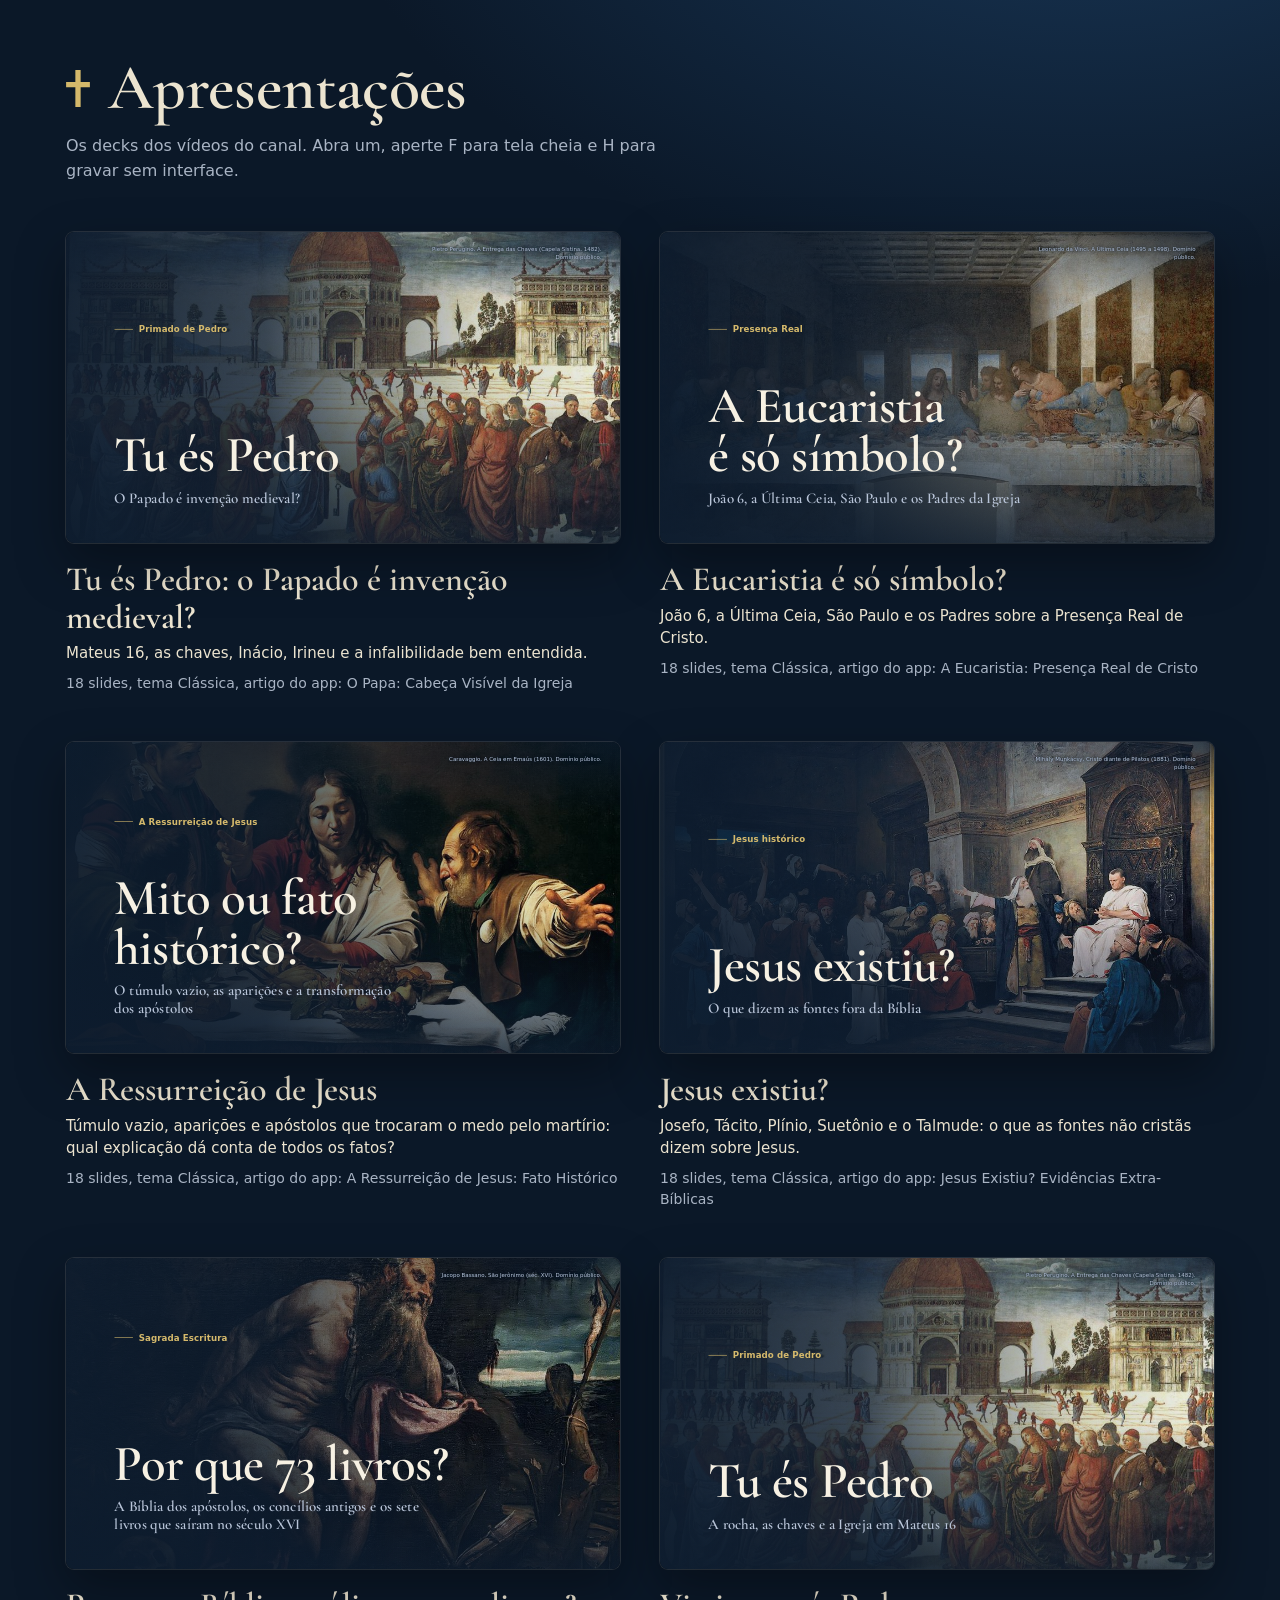
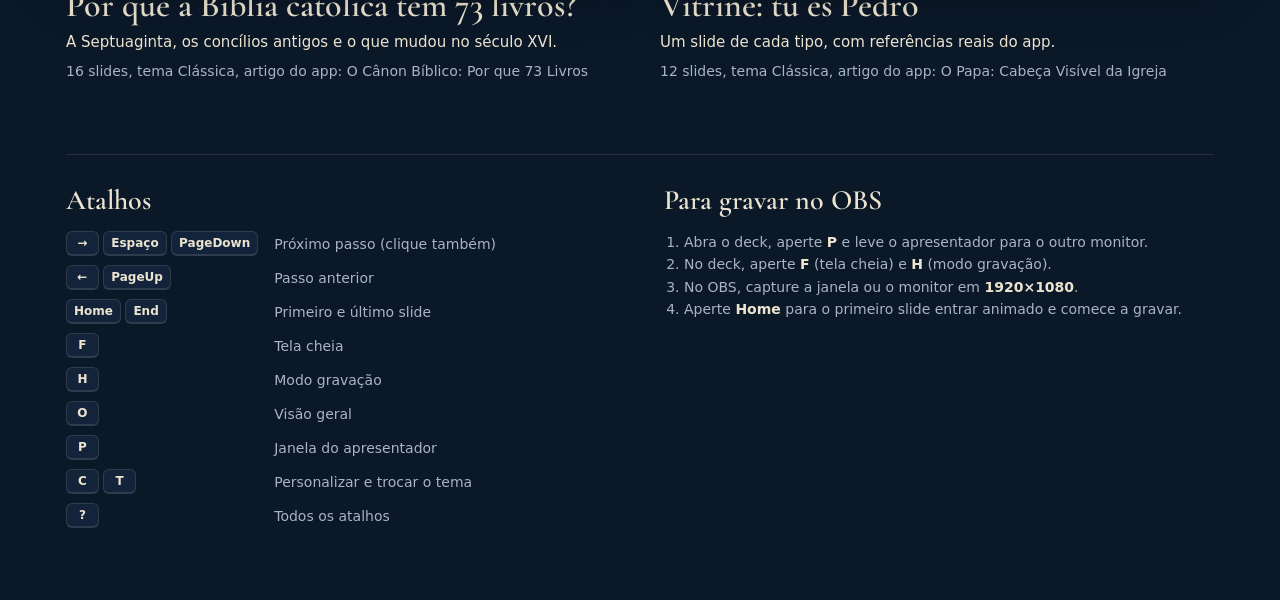
<file: index.html>
<!doctype html>
<html lang="pt-BR" data-theme="classica" data-font="theme">
<head>
<meta charset="utf-8">
<meta name="viewport" content="width=device-width, initial-scale=1">
<meta name="color-scheme" content="dark">
<title>Apresentações</title>
<link rel="icon" href="data:image/svg+xml,%3Csvg xmlns=%22http://www.w3.org/2000/svg%22 viewBox=%220 0 28 28%22%3E%3Crect width=%2228%22 height=%2228%22 rx=%226%22 fill=%22%231a3a5c%22/%3E%3Cpath d=%22M12 4h4v7h7v4h-7v9h-4v-9H5v-4h7z%22 fill=%22%23c9a84c%22/%3E%3C/svg%3E">
<link rel="stylesheet" href="assets/fonts/cormorant.css">
<link rel="stylesheet" href="engine/deck.css">
<link rel="stylesheet" href="engine/ui.css">
<link rel="stylesheet" href="themes/classica.css">
<link rel="stylesheet" href="themes/pergaminho.css">
<link rel="stylesheet" href="themes/vitral.css">
<link rel="stylesheet" href="themes/minimal.css">
<style>
  html, body { height: auto; }
  body.gallery {
    overflow: auto;
    min-height: 100vh;
    background: radial-gradient(1200px 800px at 85% -10%, #1a3a5c 0%, rgba(26, 58, 92, 0) 65%), #0b1828;
  }
  .gl { max-width: 1180px; margin: 0 auto; padding: 56px 16px 72px; box-sizing: border-box; }
  .gl-head { display: grid; grid-template-columns: auto 1fr; gap: 14px 18px; align-items: center; margin-bottom: 48px; }
  .gl-mark { width: 24px; height: 37px; fill: var(--ui-gold); }
  .gl-head h1 { margin: 0; font-family: var(--font-cormorant); font-size: clamp(40px, 6vw, 64px); font-weight: 600; line-height: 1; letter-spacing: -0.01em; }
  .gl-head p { grid-column: 1 / -1; margin: 0; max-width: 60ch; font-size: 16px; line-height: 1.55; color: var(--ui-muted); }
  .gl-list { list-style: none; margin: 0; padding: 0; display: grid; grid-template-columns: repeat(auto-fill, minmax(min(100%, 520px), 1fr)); gap: 48px 40px; }
  .gl-deck a.gl-open { display: block; color: inherit; text-decoration: none; border-radius: 8px; }
  .gl-thumb { position: relative; aspect-ratio: 16 / 9; overflow: hidden; border-radius: 8px; background: var(--letterbox); box-shadow: 0 0 0 1px var(--ui-line), 0 20px 50px rgba(0, 0, 0, 0.35); }
  @media (hover: hover) and (pointer: fine) {
    .gl-deck a.gl-open:hover .gl-thumb { box-shadow: 0 0 0 2px var(--ui-gold), 0 20px 50px rgba(0, 0, 0, 0.35); }
  }
  .gl-deck h2 { margin: 18px 0 6px; font-family: var(--font-cormorant); font-size: 34px; font-weight: 600; line-height: 1.1; }
  .gl-desc { margin: 0 0 8px; font-size: 15px; line-height: 1.5; color: var(--ui-ink); }
  .gl-meta { margin: 0; font-size: 14px; line-height: 1.5; color: var(--ui-muted); }
  .gl-empty, .gl-error { font-size: 16px; color: var(--ui-muted); }
  .gl-error { color: #f2b8a0; }
  .gl-help { margin-top: 72px; padding-top: 28px; border-top: 1px solid var(--ui-line); display: grid; grid-template-columns: repeat(auto-fit, minmax(min(100%, 320px), 1fr)); gap: 32px 48px; }
  .gl-help h2 { margin: 0 0 14px; font-family: var(--font-cormorant); font-size: 28px; font-weight: 600; }
  .gl-help dl { display: grid; grid-template-columns: auto 1fr; gap: 9px 16px; margin: 0; font-size: 14px; }
  .gl-help dt { white-space: nowrap; }
  .gl-help dd { margin: 0; color: var(--ui-muted); align-self: center; }
  .gl-help ol { margin: 0; padding-left: 20px; font-size: 14px; line-height: 1.6; color: var(--ui-muted); }
  .gl-help ol strong { color: var(--ui-ink); font-weight: 600; }
</style>
</head>
<body class="gallery apg-ui">
<main class="gl">
  <header class="gl-head">
    <svg class="gl-mark" viewBox="0 0 18 28" aria-hidden="true"><path d="M7 0h4v9h7v4h-7v15H7V13H0V9h7z"/></svg>
    <h1>Apresentações</h1>
    <p>Os decks dos vídeos do canal. Abra um, aperte F para tela cheia e H para gravar sem interface.</p>
  </header>

  <ul class="gl-list" id="list"><li class="gl-empty">Carregando os decks…</li></ul>

  <section class="gl-help" aria-label="Como usar">
    <div>
      <h2>Atalhos</h2>
      <dl>
        <dt><kbd>→</kbd> <kbd>Espaço</kbd> <kbd>PageDown</kbd></dt><dd>Próximo passo (clique também)</dd>
        <dt><kbd>←</kbd> <kbd>PageUp</kbd></dt><dd>Passo anterior</dd>
        <dt><kbd>Home</kbd> <kbd>End</kbd></dt><dd>Primeiro e último slide</dd>
        <dt><kbd>F</kbd></dt><dd>Tela cheia</dd>
        <dt><kbd>H</kbd></dt><dd>Modo gravação</dd>
        <dt><kbd>O</kbd></dt><dd>Visão geral</dd>
        <dt><kbd>P</kbd></dt><dd>Janela do apresentador</dd>
        <dt><kbd>C</kbd> <kbd>T</kbd></dt><dd>Personalizar e trocar o tema</dd>
        <dt><kbd>?</kbd></dt><dd>Todos os atalhos</dd>
      </dl>
    </div>
    <div>
      <h2>Para gravar no OBS</h2>
      <ol>
        <li>Abra o deck, aperte <strong>P</strong> e leve o apresentador para o outro monitor.</li>
        <li>No deck, aperte <strong>F</strong> (tela cheia) e <strong>H</strong> (modo gravação).</li>
        <li>No OBS, capture a janela ou o monitor em <strong>1920×1080</strong>.</li>
        <li>Aperte <strong>Home</strong> para o primeiro slide entrar animado e comece a gravar.</li>
      </ol>
    </div>
  </section>
</main>

<script src="data/refs.js"></script>
<script src="data/articles.js"></script>
<script src="engine/core.js"></script>
<script src="engine/anim.js"></script>
<script src="engine/render.js"></script>
<script src="decks/index.js"></script>
<script>
(function () {
  'use strict';
  const APG = window.APG;
  const list = document.getElementById('list');
  const ids = Array.isArray(window.APG_DECKS) ? window.APG_DECKS : [];
  const load = (id) => new Promise((resolve) => {
    const s = document.createElement('script');
    s.src = 'decks/' + id + '.js';
    s.onload = () => resolve(true);
    s.onerror = () => resolve(false);
    document.head.appendChild(s);
  });

  function item(def) {
    const li = document.createElement('li');
    li.className = 'gl-deck';
    const a = document.createElement('a');
    a.className = 'gl-open';
    a.href = 'deck.html?d=' + encodeURIComponent(def.id);
    const thumb = document.createElement('div');
    thumb.className = 'gl-thumb';
    thumb.dataset.theme = def.theme || 'classica';
    const h2 = document.createElement('h2');
    h2.textContent = def.title;
    a.append(thumb, h2);
    li.append(a);
    if (def.description) {
      const d = document.createElement('p');
      d.className = 'gl-desc';
      d.textContent = def.description;
      li.append(d);
    }
    const meta = document.createElement('p');
    meta.className = 'gl-meta';
    const bits = [def.slides.length + ' slides', 'tema ' + (APG.THEME_NAMES[def.theme] || 'Clássica')];
    const art = def.article != null && APG.articles[def.article];
    if (art) bits.push('artigo do app: ' + art.title);
    meta.textContent = bits.join(', ');
    li.append(meta);
    return { li, thumb };
  }

  (async function () {
    try { await document.fonts.load('600 80px "Cormorant Garamond"'); } catch (e) { /* segue */ }
    const ok = await Promise.all(ids.map(load));
    list.textContent = '';
    if (!ids.length) {
      list.innerHTML = '<li class="gl-empty">Nenhum deck listado em decks/index.js.</li>';
      return;
    }
    const thumbs = [];
    ids.forEach((id, i) => {
      const def = APG.decks[id];
      if (!ok[i] || !def) {
        const li = document.createElement('li');
        li.className = 'gl-error';
        li.textContent = 'Não consegui carregar decks/' + id + '.js.';
        list.append(li);
        return;
      }
      const { li, thumb } = item(def);
      list.append(li);
      thumbs.push([thumb, def]);
    });
    // A capa é o primeiro slide do próprio deck, renderizado parado.
    thumbs.forEach(([thumb, def]) => APG.render.mountStatic(thumb, def, 0, 'last'));
  })();
})();
</script>
</body>
</html>
</file>
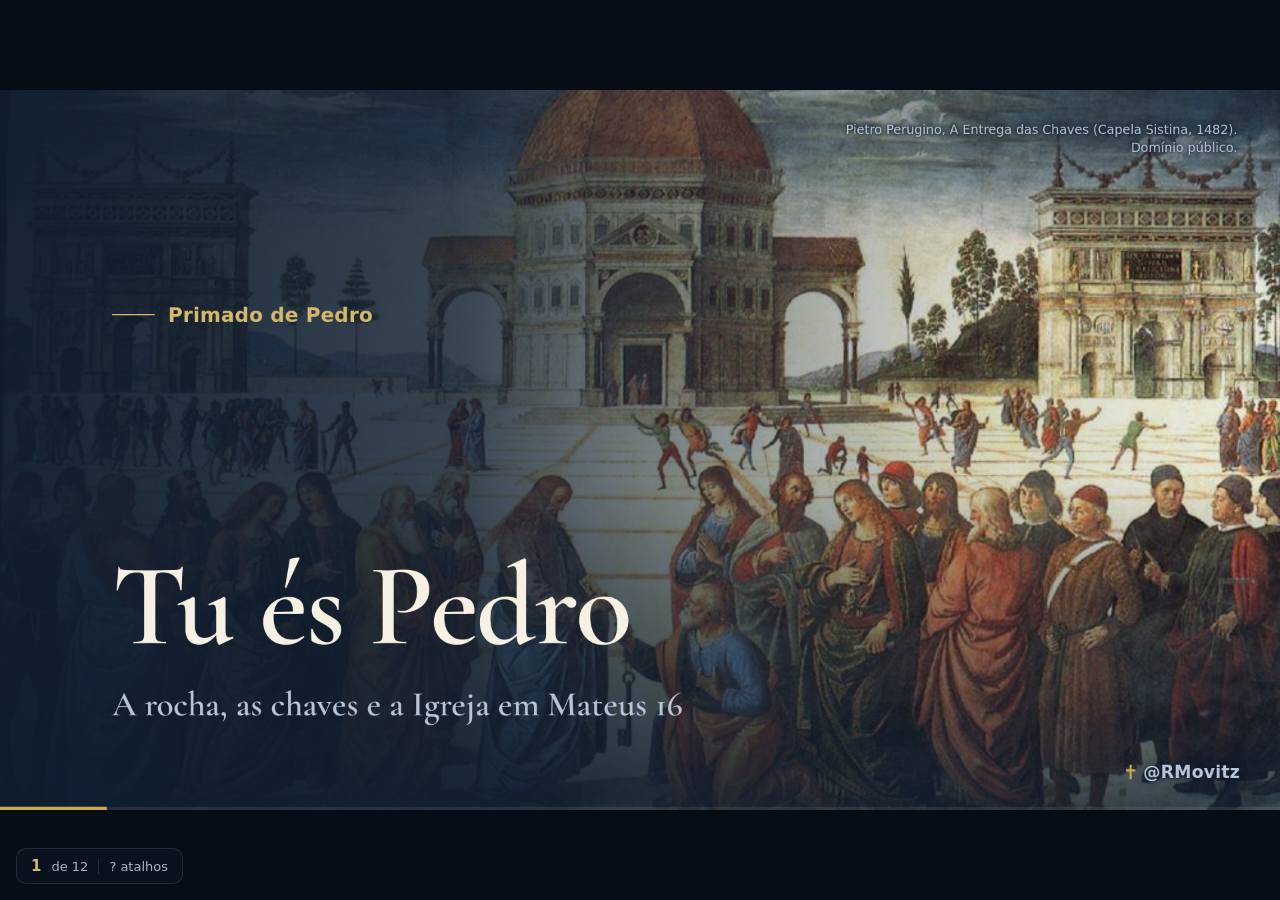
<file: deck.html>
<!doctype html>
<html lang="pt-BR" data-theme="classica" data-font="theme">
<head>
<meta charset="utf-8">
<meta name="viewport" content="width=device-width, initial-scale=1">
<meta name="color-scheme" content="dark light">
<title>Apresentação</title>
<link rel="icon" href="data:image/svg+xml,%3Csvg xmlns=%22http://www.w3.org/2000/svg%22 viewBox=%220 0 28 28%22%3E%3Crect width=%2228%22 height=%2228%22 rx=%226%22 fill=%22%231a3a5c%22/%3E%3Cpath d=%22M12 4h4v7h7v4h-7v9h-4v-9H5v-4h7z%22 fill=%22%23c9a84c%22/%3E%3C/svg%3E">
<link rel="stylesheet" href="assets/fonts/cormorant.css">
<link rel="stylesheet" href="engine/deck.css">
<link rel="stylesheet" href="engine/ui.css">
<link rel="stylesheet" href="themes/classica.css">
<link rel="stylesheet" href="themes/pergaminho.css">
<link rel="stylesheet" href="themes/vitral.css">
<link rel="stylesheet" href="themes/minimal.css">
</head>
<body>
<div class="apg-viewport" id="viewport">
  <div class="apg-canvas apg-stage" id="stage">
    <div class="apg-slides" id="slides"></div>
    <div class="apg-chrome">
      <div class="apg-handle" id="handle" data-corner="br"><svg viewBox="0 0 18 28" aria-hidden="true"><path d="M7 0h4v9h7v4h-7v15H7V13H0V9h7z"/></svg><span></span></div>
      <div class="apg-progress" id="progress"><i></i></div>
    </div>
    <div class="apg-blank"></div>
  </div>
</div>
<div class="apg-hud apg-ui" id="hud" aria-live="polite"></div>
<noscript><p style="color:#ece4d0;font-family:sans-serif;padding:24px">As apresentações precisam de JavaScript ligado.</p></noscript>

<script src="data/refs.js"></script>
<script src="data/articles.js"></script>
<script src="engine/core.js"></script>
<script src="engine/anim.js"></script>
<script src="engine/render.js"></script>
<script src="engine/customize.js"></script>
<script src="engine/presenter.js"></script>
<script src="engine/stage.js"></script>
</body>
</html>
</file>
<file: assets/fonts/cormorant.css>
/* Cormorant Garamond SemiBold (SIL OFL 1.1, ver OFL-CormorantGaramond.txt).
   Gerado por scripts/embed-font.mjs a partir de CormorantGaramond-SemiBold.ttf. */
@font-face {
  font-family: 'Cormorant Garamond';
  font-style: normal;
  font-weight: 400 700;
  font-display: block;
  src: url([data-uri]) format('truetype');
}
</file>
<file: engine/deck.css>
/* Palco 1920x1080 e os tipos de slide. Cores, fundo e fonte de títulos vêm do
   tema (themes/*.css), por variáveis. Medidas em px do palco: o palco inteiro
   é escalado para a janela, então 1px aqui é 1px no vídeo em 1080p. */

:root {
  --font-ui: "Segoe UI Variable Text", "Segoe UI", -apple-system, BlinkMacSystemFont, system-ui, Roboto, "Helvetica Neue", Arial, sans-serif;
  --font-serif-sys: Georgia, "Iowan Old Style", "Palatino Linotype", "Book Antiqua", "Noto Serif", serif;
  /* A Cormorant embarcada não tem letras como ṓ e ḗ (transliteração do grego)
     nem os acentos combinantes. Gentium e Times New Roman têm, e vêm antes da
     Georgia, que sem essas letras soltaria o acento da vogal. */
  --font-cormorant: "Cormorant Garamond", "Gentium Plus", "Times New Roman", Georgia, serif;
  /* Grego e hebraico: a Cormorant embarcada só tem o latim, então a palavra
     original usa a melhor serifa do sistema que tenha esses alfabetos. */
  --font-original: "Gentium Plus", "SBL Greek", "SBL Hebrew", "Times New Roman", Georgia, "Noto Serif", serif;
  --ds: 1;
  --w-text: 600;
  --pad-x: 168px;
  --pad-y: 112px;
}

/* Fonte escolhida no painel (vence a do tema). --ds compensa o olho maior
   das fontes do sistema nos tamanhos que se ajustam sozinhos. */
html[data-font="cormorant"] { --font-display: var(--font-cormorant); --ds: 1; --w-text: 600; }
html[data-font="serif"] { --font-display: var(--font-serif-sys); --ds: 0.8; --w-text: 400; }
html[data-font="sans"] { --font-display: var(--font-ui); --ds: 0.8; --w-text: 500; }

html, body { margin: 0; height: 100%; }
body { background: var(--letterbox); overflow: hidden; }

.apg-viewport { position: fixed; inset: 0; overflow: hidden; background: var(--letterbox); }

/* Superfície de 1920x1080: o palco e as miniaturas. */
.apg-canvas {
  position: absolute;
  left: 0;
  top: 0;
  width: 1920px;
  height: 1080px;
  overflow: hidden;
  transform-origin: 0 0;
  background: var(--canvas-bg);
  color: var(--ink);
  font-family: var(--font-display);
  font-kerning: normal;
  font-synthesis: none;
  text-rendering: optimizeLegibility;
  -webkit-font-smoothing: antialiased;
  isolation: isolate;
  user-select: none;
  -webkit-user-select: none;
}
.apg-canvas::before {
  content: '';
  position: absolute;
  inset: 0;
  background: var(--canvas-texture, none);
  pointer-events: none;
  z-index: 0;
}
.apg-canvas::after {
  content: '';
  position: absolute;
  inset: 0;
  background-image: url("data:image/svg+xml,%3Csvg xmlns='http://www.w3.org/2000/svg' width='300' height='300'%3E%3Cfilter id='n'%3E%3CfeTurbulence type='fractalNoise' baseFrequency='.8' numOctaves='3' stitchTiles='stitch'/%3E%3CfeColorMatrix values='0 0 0 0 .5 0 0 0 0 .5 0 0 0 0 .5 0 0 0 1.2 -.1'/%3E%3C/filter%3E%3Crect width='100%25' height='100%25' filter='url(%23n)'/%3E%3C/svg%3E");
  opacity: var(--grain-opacity, 0);
  mix-blend-mode: var(--grain-blend, overlay);
  pointer-events: none;
  z-index: 60;
}
.apg-stage { will-change: transform; }

/* ---------- Estrutura comum ---------- */

.slide { position: absolute; inset: 0; z-index: 1; }
.slide > .content {
  position: absolute;
  inset: 0;
  z-index: 2;
  box-sizing: border-box;
  padding: var(--pad-y) var(--pad-x);
  display: flex;
  flex-direction: column;
}
.ul-layer { position: absolute; left: 0; top: 0; width: 1920px; height: 1080px; z-index: 1; pointer-events: none; overflow: visible; }
.ul-layer path { fill: none; stroke: var(--ul); stroke-linecap: round; stroke-dasharray: 1; stroke-dashoffset: 0; }

.is-pending:not([data-anim="underline"]) { visibility: hidden; }
.no-tr, .no-tr * { transition: none !important; }

p, h1, h2, h3, ul, ol, figure { margin: 0; padding: 0; }
.w { display: inline-block; }
/* Máscara das palavras que sobem (títulos). O respiro de cima e de baixo
   evita cortar acentos e descendentes. */
.wm { display: inline-block; overflow: hidden; vertical-align: top; padding: 0.1em 0 0.18em; margin: -0.1em 0 -0.18em; }
.hl .w { transition: color 700ms ease; }
.hl.is-lit .w { color: var(--hl-ink); }
.hl .wp { color: var(--ink); }
/* Aspa de abertura pendurada na margem, como em livro bem composto. */
.hang { text-indent: -0.4em; }
/* text-indent é herdado e cada palavra é um inline-block: sem isto cada uma
   recuaria e comeria o espaço antes dela. */
.hang .w, .hang .wm { text-indent: 0; }
[data-focus] { transition: opacity 520ms ease; }
[data-focus].is-past { opacity: var(--past-opacity, 0.36); }

.label {
  font-family: var(--font-ui);
  font-size: 30px;
  font-weight: 600;
  letter-spacing: 0.01em;
  color: var(--accent-text);
  margin-bottom: 34px;
}

/* Marca d'água da citação, presa ao canto do bloco de texto. */
.qmark {
  position: absolute;
  left: -86px;
  top: -250px;
  font-family: var(--font-cormorant);
  font-size: 520px;
  line-height: 1;
  color: var(--accent);
  opacity: var(--qmark-opacity, 0.2);
  z-index: 0;
  pointer-events: none;
}

.slide-title {
  font-size: calc(84px * var(--ds));
  font-weight: 600;
  line-height: 1.04;
  letter-spacing: -0.008em;
  color: var(--ink-strong);
  max-width: 1500px;
  margin-bottom: 48px;
  flex: none;
}

.error-msg { font-family: var(--font-ui); font-size: 40px; line-height: 1.4; color: var(--danger, #f28b82); max-width: 1400px; margin: auto 0; }

/* ---------- title ---------- */

.slide--title .art, .slide--image .art { position: absolute; inset: 0; z-index: 0; overflow: hidden; }
.art-img { display: block; width: 100%; height: 100%; object-fit: cover; transform-origin: 62% 38%; }
.slide--title .scrim {
  position: absolute;
  inset: 0;
  z-index: 0;
  background:
    linear-gradient(90deg, color-mix(in srgb, var(--scrim) 96%, transparent) 0%, color-mix(in srgb, var(--scrim) 82%, transparent) 36%, color-mix(in srgb, var(--scrim) 18%, transparent) 74%, color-mix(in srgb, var(--scrim) 6%, transparent) 100%),
    linear-gradient(0deg, color-mix(in srgb, var(--scrim) 80%, transparent) 0%, transparent 46%),
    radial-gradient(900px 260px at 100% 0%, color-mix(in srgb, var(--scrim) 78%, transparent) 0%, transparent 100%);
}
.slide--title .content { justify-content: flex-end; padding-bottom: 128px; }
.title-box { max-width: 1260px; display: flex; flex-direction: column; }
.kicker {
  display: flex;
  align-items: center;
  gap: 20px;
  font-family: var(--font-ui);
  font-size: 30px;
  font-weight: 600;
  letter-spacing: 0.01em;
  color: var(--accent-text);
  margin-bottom: 26px;
}
.kicker::before { content: ''; width: 64px; height: 2px; background: currentColor; flex: none; }
.title-fit { height: 480px; display: flex; flex-direction: column; justify-content: flex-end; }
.title-text {
  flex: none;
  font-weight: 600;
  line-height: 0.98;
  letter-spacing: -0.014em;
  color: var(--ink-strong);
  text-wrap: balance;
}
.subtitle {
  font-size: calc(52px * var(--ds));
  line-height: 1.18;
  color: var(--ink-muted);
  max-width: 1120px;
  margin-top: 30px;
  text-wrap: pretty;
}
.credit {
  position: absolute;
  top: 46px;
  right: 64px;
  max-width: 620px;
  text-align: right;
  font-family: var(--font-ui);
  font-size: 19px;
  line-height: 1.4;
  color: var(--ink-muted);
  text-shadow: 0 0 14px var(--scrim), 0 0 4px var(--scrim);
}
.title-mark { position: absolute; right: 190px; top: 50%; height: 640px; margin-top: -320px; fill: none; stroke: var(--accent); stroke-width: 0.25; opacity: 0.5; z-index: 0; }

/* ---------- hook ---------- */

/* As caixas de texto do gancho e da citação têm só altura máxima: encolhem
   com o texto, e o rótulo e a atribuição ficam colados nele. */
.slide--hook .content { justify-content: center; }
.hook-body { max-height: 660px; max-width: 1540px; flex: 0 1 auto; display: flex; flex-direction: column; justify-content: center; }
.hook-text { position: relative; flex: none; font-weight: 600; line-height: 1.1; letter-spacing: -0.01em; color: var(--ink-strong); text-wrap: balance; }
.hook-q {
  position: absolute;
  left: -0.5em;
  top: -0.16em;
  font-family: var(--font-cormorant);
  font-size: 1.5em;
  line-height: 1;
  color: var(--accent);
}
.hook-attr { font-family: var(--font-ui); font-size: 28px; color: var(--ink-muted); margin-top: 40px; }

/* ---------- verse ---------- */

.slide--verse .content { padding-top: 104px; padding-bottom: 104px; }
.badge { display: flex; align-items: baseline; gap: 22px; flex: none; }
.badge-mark { width: 17px; height: 26px; fill: var(--accent); align-self: center; flex: none; }
.badge-ref { font-size: calc(50px * var(--ds)); font-weight: 600; line-height: 1; color: var(--ink-strong); }
.badge-tr { font-family: var(--font-ui); font-size: 24px; color: var(--ink-muted); letter-spacing: 0.01em; }
.verse-body { flex: 1; min-height: 0; max-width: 1520px; display: flex; flex-direction: column; justify-content: center; }
.verse-text { flex: none; font-weight: var(--w-text); line-height: 1.32; color: var(--ink); text-wrap: pretty; }

/* ---------- word ---------- */

.slide--word .content { flex-direction: row; align-items: center; }
.word-left { width: 800px; flex: none; display: flex; flex-direction: column; justify-content: center; }
.slide--word.is-solo .word-left { width: 100%; }
.word-orig-box { height: 440px; display: flex; flex-direction: column; justify-content: center; }
.word-orig {
  flex: none;
  font-family: var(--font-original);
  font-weight: 400;
  line-height: 1.08;
  color: var(--accent-strong);
  text-wrap: balance;
}
.word-orig .sep { color: var(--ink-faint); padding: 0 0.04em; }
.word-translit { font-size: calc(76px * var(--ds)); font-weight: 600; line-height: 1.05; color: var(--ink-strong); margin-top: 18px; }
.word-strongs { font-family: var(--font-ui); font-size: 26px; color: var(--ink-muted); margin-top: 22px; letter-spacing: 0.02em; font-variant-numeric: tabular-nums; }
.word-rule { width: 2px; align-self: stretch; margin: 40px 84px; background: var(--rule-strong); flex: none; }
.word-right { flex: 1; min-width: 0; align-self: stretch; display: flex; flex-direction: column; justify-content: center; }
.word-ref { font-size: calc(42px * var(--ds)); font-weight: 600; color: var(--accent-text); margin-bottom: 30px; flex: none; }
.word-meaning-box { height: 600px; display: flex; flex-direction: column; justify-content: flex-start; }
.word-meaning { flex: none; font-family: var(--font-ui); font-weight: 400; line-height: 1.5; color: var(--ink); text-wrap: pretty; }

/* ---------- quote ---------- */

.slide--quote .content { justify-content: center; }
.quote-wrap { position: relative; display: flex; flex-direction: column; min-height: 0; flex: 0 1 auto; }
.quote-body { position: relative; z-index: 1; max-height: 620px; max-width: 1500px; flex: 0 1 auto; display: flex; flex-direction: column; justify-content: center; }
.quote-text { flex: none; font-weight: var(--w-text); line-height: 1.28; color: var(--ink); text-wrap: pretty; }
.quote-attr { display: flex; flex-direction: column; margin-top: 46px; flex: none; }
.attr-rule { width: 72px; height: 2px; background: var(--accent); margin-bottom: 26px; }
.attr-name { font-size: calc(50px * var(--ds)); font-weight: 600; line-height: 1.1; color: var(--ink-strong); }
.attr-note { font-family: var(--font-ui); font-size: 25px; color: var(--ink-muted); margin-top: 10px; }
.attr-work { font-family: var(--font-ui); font-size: 25px; color: var(--accent-text); margin-top: 10px; }

/* ---------- points e questions ---------- */

.list-box { flex: 1; min-height: 0; display: flex; flex-direction: column; justify-content: center; }
.list, .q-list { flex: none; list-style: none; display: flex; flex-direction: column; gap: 0.95em; max-width: 1480px; }
.item { display: flex; align-items: baseline; gap: 0.8em; }
.item-mark {
  flex: none;
  width: 0.24em;
  height: 0.24em;
  background: var(--accent);
  transform: translateY(-0.2em) rotate(45deg);
}
.item-num { flex: none; min-width: 1.1em; font-weight: 600; color: var(--accent-text); font-variant-numeric: lining-nums; }
.item-body { display: flex; flex-direction: column; min-width: 0; }
.item-text { font-weight: 600; line-height: 1.16; color: var(--ink-strong); text-wrap: pretty; }
.item-sub { font-family: var(--font-ui); font-size: 0.5em; font-weight: 400; line-height: 1.3; color: var(--ink-muted); margin-top: 0.45em; letter-spacing: 0.01em; }

.q-list { gap: 1.1em; }
.q-item { position: relative; padding-left: 1em; }
.q-item::before { content: ''; position: absolute; left: 0; top: 0.12em; bottom: 0.12em; width: 4px; background: var(--accent); border-radius: 2px; }
.q-item .item-text { line-height: 1.2; }

/* ---------- compare ---------- */

.cmp { flex: 1; min-height: 0; display: grid; grid-template-columns: 1fr 2px 1fr; column-gap: 88px; }
.col { display: flex; flex-direction: column; min-height: 0; min-width: 0; }
.col-head { font-family: var(--font-ui); font-size: 30px; font-weight: 600; letter-spacing: 0.01em; margin-bottom: 34px; flex: none; }
.col-left .col-head { color: var(--ink-muted); }
.col-right .col-head { color: var(--accent-text); }
.col-box { flex: 1; min-height: 0; }
.col-items { list-style: none; display: flex; flex-direction: column; gap: 0.9em; }
.col-items li { display: flex; flex-direction: column; }
.col-items .item-text { line-height: 1.22; }
.col-left .item-text { color: var(--ink-muted); font-weight: var(--w-text); }
.cmp-rule { background: var(--rule-strong); }

/* ---------- timeline ---------- */

.tl-box { flex: 1; min-height: 0; position: relative; }
.tl { position: absolute; left: 0; right: 0; top: 46%; height: 0; }
.tl-axis { position: absolute; left: 0; right: 0; top: -1px; height: 2px; background: var(--rule-strong); }
.tl-seg { position: absolute; top: -2px; height: 4px; background: var(--accent); }
.tl-dot {
  position: absolute;
  top: 0;
  width: 26px;
  height: 26px;
  margin: -13px 0 0 -13px;
  box-sizing: border-box;
  border-radius: 50%;
  background: var(--canvas-solid);
  border: 4px solid var(--accent);
}
.tl-ev { position: absolute; top: 0; height: 0; transform: translateX(-50%); text-align: center; }
.tl-year {
  position: absolute;
  left: -40px;
  right: -40px;
  bottom: 40px;
  font-size: calc(66px * var(--ds));
  font-weight: 600;
  line-height: 1;
  color: var(--accent-text);
  font-variant-numeric: lining-nums;
  white-space: nowrap;
}
.tl-text { position: absolute; left: 0; right: 0; top: 44px; }
.tl-label { font-size: calc(36px * var(--ds) * var(--ts, 1)); font-weight: 600; line-height: 1.18; color: var(--ink-strong); text-wrap: balance; }
.tl-sub { font-family: var(--font-ui); font-size: 20px; color: var(--ink-muted); margin-top: 10px; }

/* ---------- image ---------- */

.slide--image .content { align-items: center; justify-content: center; padding: 80px 120px 72px; }
.figure { display: flex; flex-direction: column; align-items: center; gap: 44px; }
.frame { position: relative; overflow: hidden; box-shadow: var(--frame-shadow); outline: 1.5px solid var(--rule-strong); outline-offset: 16px; }
.frame-img { display: block; max-width: 1560px; max-height: 760px; width: auto; height: auto; transform-origin: 50% 45%; }
.figcap { display: flex; flex-direction: column; align-items: center; gap: 10px; text-align: center; max-width: 1400px; }
.caption { font-size: calc(46px * var(--ds)); font-weight: 600; line-height: 1.15; color: var(--ink-strong); }
.fig-credit { font-family: var(--font-ui); font-size: 20px; color: var(--ink-faint); }
.img-missing { display: grid; place-items: center; width: 1200px; height: 675px; font-family: var(--font-ui); font-size: 28px; color: var(--ink-muted); background: color-mix(in srgb, var(--ink) 6%, transparent); }
.slide--image.has-art .content { justify-content: flex-end; align-items: flex-start; padding-bottom: 104px; }
.slide--image.has-art .figcap { align-items: flex-start; text-align: left; }
.scrim--bottom { position: absolute; inset: 0; z-index: 0; background: linear-gradient(0deg, color-mix(in srgb, var(--scrim) 90%, transparent) 0%, color-mix(in srgb, var(--scrim) 30%, transparent) 34%, transparent 58%); }

/* ---------- stat ---------- */

.slide--stat .content { justify-content: center; }
.stat { display: flex; flex-direction: column; align-items: flex-start; }
.stat-prefix { font-family: var(--font-ui); font-size: 36px; color: var(--ink-muted); margin: 0 0 4px 12px; }
.stat-row { display: flex; align-items: baseline; gap: 24px; }
.stat-num { display: inline-grid; font-size: calc(330px * var(--ds)); font-weight: 600; line-height: 0.9; letter-spacing: -0.02em; color: var(--accent-strong); }
.stat-num > span { grid-area: 1 / 1; }
.num-ghost { visibility: hidden; }
.stat-suffix { font-size: calc(96px * var(--ds)); font-weight: 600; color: var(--accent-strong); }
.stat-label { font-size: calc(66px * var(--ds) * var(--ts, 1)); font-weight: 600; line-height: 1.1; color: var(--ink-strong); max-width: 1380px; margin-top: 26px; text-wrap: balance; }
.stat-source { font-family: var(--font-ui); font-size: 24px; color: var(--ink-muted); margin-top: 44px; }

/* ---------- sources ---------- */

.slide--sources .content { padding-bottom: 96px; }
.slide--sources .slide-title { margin-bottom: 40px; }
.src-box { flex: 1; min-height: 0; }
.src-cols { height: 100%; column-count: 2; column-gap: 112px; column-fill: auto; }
.src-group { margin-bottom: 1.3em; }
.src-head { font-family: var(--font-ui); font-size: 0.8em; font-weight: 600; letter-spacing: 0.01em; color: var(--accent-text); margin-bottom: 0.75em; break-after: avoid; }
.src-list { list-style: none; }
.src-item { break-inside: avoid; margin-bottom: 0.85em; }
.src-ref { font-size: 1.32em; font-weight: 600; line-height: 1.12; color: var(--ink-strong); }
.src-ref--plain { font-size: 1.05em; }
.src-meta { font-family: var(--font-ui); font-size: 0.82em; line-height: 1.35; color: var(--ink-muted); margin-top: 0.2em; }
.src-url { font-family: var(--font-ui); font-size: 0.72em; line-height: 1.35; color: var(--ink-faint); overflow-wrap: anywhere; }
.src-article { display: flex; align-items: center; gap: 14px; font-family: var(--font-ui); font-size: 24px; color: var(--ink-muted); margin-top: 18px; flex: none; }
.src-mark { width: 12px; height: 19px; fill: var(--accent); flex: none; }

/* ---------- Moldura do vídeo: assinatura, progresso e tela escura ---------- */

.apg-chrome { position: absolute; inset: 0; z-index: 40; pointer-events: none; }
.apg-handle {
  position: absolute;
  display: flex;
  align-items: center;
  gap: 12px;
  font-family: var(--font-ui);
  font-size: 26px;
  font-weight: 600;
  letter-spacing: 0.01em;
  color: var(--ink-muted);
  text-shadow: 0 0 12px var(--scrim), 0 0 3px var(--scrim);
}
.apg-handle svg { width: 14px; height: 22px; fill: var(--accent); }
.apg-handle[data-corner="br"] { right: 60px; bottom: 42px; }
.apg-handle[data-corner="bl"] { left: 60px; bottom: 42px; }
.apg-handle[data-corner="tr"] { right: 60px; top: 42px; }
.apg-handle[data-corner="tl"] { left: 60px; top: 42px; }
.apg-handle[hidden], .apg-progress[hidden] { display: none; }
.apg-progress { position: absolute; left: 0; right: 0; bottom: 0; height: 5px; background: color-mix(in srgb, var(--ink) 9%, transparent); }
.apg-progress > i { display: block; height: 100%; background: var(--accent); transform-origin: 0 50%; transform: scaleX(0); transition: transform 700ms cubic-bezier(0.23, 1, 0.32, 1); }
.apg-blank { position: absolute; inset: 0; z-index: 80; background: var(--letterbox); opacity: 0; pointer-events: none; transition: opacity 450ms ease; }
.apg-stage.is-blank .apg-blank { opacity: 1; }

/* Movimento reduzido (do sistema ou forçado no painel): a barra salta. */
.is-reduced .apg-progress > i { transition-duration: 0ms; }
</file>
<file: engine/ui.css>
/* Interface fora do vídeo: HUD, avisos, ajuda, visão geral, painel C,
   janela do apresentador e a galeria. Tons fixos da Clássica, para não mudar
   de cara a cada tema. Nada disto aparece no modo gravação (H). */

.apg-ui {
  --ui-bg: rgba(10, 19, 30, 0.94);
  --ui-bg-2: #13243a;
  --ui-line: rgba(236, 228, 208, 0.12);
  --ui-ink: #ece4d0;
  --ui-muted: #a9b4c4;
  --ui-gold: #d4b86a;
  --ui-gold-ink: #10202f;
  font-family: var(--font-ui);
  color: var(--ui-ink);
  -webkit-font-smoothing: antialiased;
}
.apg-ui :focus-visible { outline: 2px solid var(--ui-gold); outline-offset: 2px; }

body.is-recording .apg-ui { display: none !important; }
body.cursor-off, body.cursor-off * { cursor: none !important; }

/* ---------- HUD ---------- */

.apg-hud {
  position: fixed;
  left: 16px;
  bottom: 16px;
  z-index: 20;
  display: flex;
  align-items: center;
  gap: 10px;
  padding: 8px 14px;
  border-radius: 10px;
  background: var(--ui-bg);
  border: 1px solid var(--ui-line);
  font-size: 13px;
  font-variant-numeric: tabular-nums;
  opacity: 0;
  pointer-events: none;
  transition: opacity 200ms ease;
}
.apg-hud.is-on { opacity: 1; }
.apg-hud b { font-size: 15px; color: var(--ui-gold); }
.hud-of { color: var(--ui-muted); }
.hud-pips { display: flex; gap: 4px; }
.hud-pips i { width: 6px; height: 6px; border-radius: 50%; background: rgba(236, 228, 208, 0.22); }
.hud-pips i.on { background: var(--ui-gold); }
.hud-hint { color: var(--ui-muted); padding-left: 10px; border-left: 1px solid var(--ui-line); }

.apg-toast {
  position: fixed;
  left: 50%;
  top: 18px;
  z-index: 40;
  transform: translateX(-50%);
  padding: 9px 16px;
  border-radius: 10px;
  background: var(--ui-bg);
  border: 1px solid var(--ui-line);
  font-size: 14px;
  opacity: 0;
  pointer-events: none;
  transition: opacity 160ms ease;
}
.apg-toast.is-on { opacity: 1; }

/* ---------- Ajuda ---------- */

.apg-help {
  position: fixed;
  inset: 0;
  z-index: 30;
  display: grid;
  place-items: center;
  padding: 16px;
  background: rgba(4, 9, 15, 0.6);
}
.help-card {
  width: min(560px, 100%);
  max-height: calc(100vh - 32px);
  overflow: auto;
  box-sizing: border-box;
  padding: 26px 28px;
  border-radius: 14px;
  background: var(--ui-bg);
  border: 1px solid var(--ui-line);
}
.help-card h2 { margin: 0 0 16px; font-family: var(--font-cormorant); font-size: 32px; font-weight: 600; color: var(--ui-ink); }
.help-card dl { display: grid; grid-template-columns: auto 1fr; gap: 10px 20px; margin: 0; font-size: 14px; }
.help-card dt { white-space: nowrap; }
.help-card dd { margin: 0; color: var(--ui-muted); align-self: center; }
kbd {
  display: inline-block;
  min-width: 1.4em;
  padding: 2px 7px;
  border-radius: 6px;
  border: 1px solid var(--ui-line);
  border-bottom-width: 2px;
  background: var(--ui-bg-2);
  font: 600 12px/1.5 var(--font-ui);
  color: var(--ui-ink);
  text-align: center;
}

/* ---------- Visão geral ---------- */

.apg-ov {
  position: fixed;
  inset: 0;
  z-index: 25;
  overflow: auto;
  box-sizing: border-box;
  padding: 28px clamp(16px, 3vw, 48px) 48px;
  background: #050b12;
}
.ov-head { display: flex; flex-wrap: wrap; align-items: baseline; justify-content: space-between; gap: 6px 24px; margin-bottom: 22px; }
.ov-head h2 { margin: 0; font-family: var(--font-cormorant); font-size: 34px; font-weight: 600; }
.ov-head p { margin: 0; font-size: 14px; color: var(--ui-muted); }
.ov-grid { display: grid; grid-template-columns: repeat(auto-fill, minmax(240px, 1fr)); gap: 22px; }
.ov-item {
  display: grid;
  grid-template-columns: auto 1fr;
  gap: 8px 10px;
  padding: 0;
  border: 0;
  background: none;
  color: inherit;
  font: inherit;
  text-align: left;
  cursor: pointer;
}
.ov-thumb {
  grid-column: 1 / -1;
  position: relative;
  aspect-ratio: 16 / 9;
  overflow: hidden;
  border-radius: 6px;
  background: var(--letterbox);
  box-shadow: 0 0 0 1px var(--ui-line);
  transition: box-shadow 160ms ease;
}
.ov-item.is-current .ov-thumb { box-shadow: 0 0 0 3px var(--ui-gold); }
.ov-item:focus-visible { outline: none; }
.ov-item:focus-visible .ov-thumb { box-shadow: 0 0 0 3px var(--ui-ink); }
@media (hover: hover) and (pointer: fine) {
  .ov-item:hover .ov-thumb { box-shadow: 0 0 0 2px rgba(236, 228, 208, 0.5); }
  .ov-item.is-current:hover .ov-thumb { box-shadow: 0 0 0 3px var(--ui-gold); }
}
.ov-num { font-size: 14px; font-weight: 700; color: var(--ui-gold); font-variant-numeric: tabular-nums; }
.ov-type { font-size: 14px; color: var(--ui-muted); }

/* ---------- Painel C ---------- */

.apg-panel {
  position: fixed;
  top: 12px;
  right: 12px;
  bottom: 12px;
  z-index: 28;
  width: min(360px, calc(100vw - 24px));
  overflow: auto;
  box-sizing: border-box;
  padding: 18px 20px 22px;
  border-radius: 14px;
  background: var(--ui-bg);
  border: 1px solid var(--ui-line);
  box-shadow: 0 24px 60px rgba(0, 0, 0, 0.45);
  font-size: 14px;
}
.apg-panel[hidden] { display: none; }
.apg-panel:focus { outline: none; }
.pn-head { display: flex; align-items: center; justify-content: space-between; margin-bottom: 8px; }
.pn-head h2 { margin: 0; font-family: var(--font-cormorant); font-size: 30px; font-weight: 600; }
.pn-close {
  width: 44px;
  height: 44px;
  margin-right: -10px;
  border: 0;
  border-radius: 10px;
  background: none;
  color: var(--ui-muted);
  font-size: 26px;
  line-height: 1;
  cursor: pointer;
}
@media (hover: hover) and (pointer: fine) {
  .pn-close:hover { color: var(--ui-ink); background: rgba(236, 228, 208, 0.06); }
}
.pn-row { padding: 14px 0; border-top: 1px solid var(--ui-line); }
.pn-label { display: block; margin: 0 0 10px; font-size: 13px; font-weight: 600; color: var(--ui-muted); }
.pn-themes { display: grid; grid-template-columns: 1fr 1fr; gap: 8px; }
.pn-theme {
  display: flex;
  flex-direction: column;
  gap: 6px;
  padding: 6px;
  border: 1px solid var(--ui-line);
  border-radius: 10px;
  background: none;
  color: var(--ui-ink);
  font: 600 13px var(--font-ui);
  text-align: left;
  cursor: pointer;
}
.pn-theme[aria-checked="true"] { border-color: var(--ui-gold); box-shadow: inset 0 0 0 1px var(--ui-gold); }
.pn-swatch { position: relative; display: block; aspect-ratio: 16 / 9; border-radius: 6px; overflow: hidden; background: var(--canvas-bg); }
.pn-swatch i { position: absolute; left: 14%; right: 30%; top: 44%; height: 4px; border-radius: 2px; background: var(--ul); }
.pn-swatch::before { content: ''; position: absolute; left: 14%; right: 44%; top: 28%; height: 7px; border-radius: 2px; background: var(--ink); opacity: 0.85; }
.seg { display: flex; flex-wrap: wrap; gap: 4px; padding: 3px; border-radius: 10px; background: rgba(236, 228, 208, 0.06); }
.seg input { position: absolute; opacity: 0; pointer-events: none; }
.seg label {
  flex: 1 1 auto;
  min-height: 36px;
  display: grid;
  place-items: center;
  padding: 0 10px;
  border-radius: 8px;
  font-size: 13px;
  font-weight: 600;
  color: var(--ui-muted);
  cursor: pointer;
  transition: background-color 150ms ease, color 150ms ease;
}
.seg input:checked + label { background: var(--ui-gold); color: var(--ui-gold-ink); }
.seg input:focus-visible + label { outline: 2px solid var(--ui-ink); outline-offset: 1px; }
.seg--icons label { font-size: 16px; }
.pn-slider { display: flex; align-items: center; gap: 12px; }
.pn-slider input { flex: 1; accent-color: var(--ui-gold); min-height: 32px; }
.pn-val { min-width: 48px; text-align: right; font-weight: 600; font-variant-numeric: tabular-nums; }
.pn-stack { display: flex; flex-direction: column; gap: 10px; }
.pn-text {
  box-sizing: border-box;
  width: 100%;
  min-height: 40px;
  padding: 8px 12px;
  border-radius: 8px;
  border: 1px solid var(--ui-line);
  background: var(--ui-bg-2);
  color: var(--ui-ink);
  font: 600 15px var(--font-ui);
}
.pn-check { display: flex; align-items: center; gap: 10px; min-height: 32px; cursor: pointer; }
.pn-check input { width: 18px; height: 18px; accent-color: var(--ui-gold); margin: 0; }
.pn-note { margin: 6px 0 16px; padding-top: 14px; border-top: 1px solid var(--ui-line); font-size: 13px; line-height: 1.5; color: var(--ui-muted); }
.pn-reset {
  min-height: 40px;
  padding: 0 16px;
  border-radius: 10px;
  border: 1px solid var(--ui-line);
  background: none;
  color: var(--ui-ink);
  font: 600 14px var(--font-ui);
  cursor: pointer;
}
@media (hover: hover) and (pointer: fine) {
  .pn-reset:hover, .pn-theme:hover { background: rgba(236, 228, 208, 0.06); }
}

/* ---------- Página de erro ---------- */

.apg-fail-page { background: #0c1b2d; overflow: auto; }
.apg-fail { max-width: 560px; margin: 18vh auto 0; padding: 0 16px; }
.apg-fail h1 { margin: 0 0 12px; font-family: var(--font-cormorant); font-size: 44px; font-weight: 600; }
.apg-fail p { margin: 0 0 24px; font-size: 16px; line-height: 1.55; color: var(--ui-muted); }
.apg-fail a { color: var(--ui-gold); font-weight: 600; }

/* ---------- Janela do apresentador ---------- */

body.apg-presenter {
  overflow: hidden;
  height: 100vh;
  display: grid;
  grid-template-rows: auto 1fr auto;
  background: #08121d;
}
.pr-bar {
  display: flex;
  flex-wrap: wrap;
  align-items: center;
  gap: 8px 24px;
  padding: 12px 20px;
  border-bottom: 1px solid var(--ui-line);
}
.pr-title { flex: 1 1 240px; font-family: var(--font-cormorant); font-size: 26px; font-weight: 600; }
.pr-pos { font-size: 15px; color: var(--ui-muted); font-variant-numeric: tabular-nums; }
.pr-timer { display: flex; align-items: center; gap: 8px; }
.pr-elapsed { font-size: 28px; font-weight: 600; color: var(--ui-gold); font-variant-numeric: tabular-nums; margin-right: 4px; }
.pr-clock { font-size: 18px; color: var(--ui-muted); font-variant-numeric: tabular-nums; }
.pr-btn {
  min-height: 36px;
  padding: 0 14px;
  border-radius: 8px;
  border: 1px solid var(--ui-line);
  background: var(--ui-bg-2);
  color: var(--ui-ink);
  font: 600 13px var(--font-ui);
  cursor: pointer;
}
.pr-main { display: grid; grid-template-columns: minmax(0, 1.15fr) minmax(0, 1fr); gap: 24px; padding: 18px 20px; min-height: 0; }
.pr-previews { display: flex; flex-direction: column; min-height: 0; }
.pr-cap { margin: 0 0 8px; font-size: 13px; font-weight: 600; color: var(--ui-muted); }
.pr-cap--next { margin-top: 18px; }
.pr-thumb { position: relative; width: 100%; aspect-ratio: 16 / 9; overflow: hidden; border-radius: 8px; background: var(--letterbox); box-shadow: 0 0 0 1px var(--ui-line); }
.pr-next { width: 62%; }
.pr-end { position: absolute; inset: 0; display: grid; place-items: center; margin: 0; color: var(--ui-muted); font-size: 16px; }
.pr-notes-wrap { display: flex; flex-direction: column; min-height: 0; }
.pr-notes { flex: 1; overflow: auto; padding-right: 8px; }
.pr-notes p { margin: 0 0 18px; font-size: 26px; line-height: 1.5; color: var(--ui-ink); }
.pr-notes p.is-done { opacity: 0.4; }
.pr-notes p.is-now { padding-left: 16px; border-left: 4px solid var(--ui-gold); }
.pr-notes .pr-empty { font-size: 18px; color: var(--ui-muted); }
.pr-foot { padding: 10px 20px; border-top: 1px solid var(--ui-line); font-size: 13px; color: var(--ui-muted); }
.pr-foot.is-off { color: #f2b8a0; }
@media (max-width: 760px) {
  body.apg-presenter { overflow: auto; height: auto; }
  .pr-main { grid-template-columns: 1fr; }
  .pr-next { width: 100%; }
}
</file>
<file: themes/classica.css>
/* Clássica: a identidade do app. Navy profundo da "noite na catedral", ouro
   e texto cor de creme, títulos em Cormorant Garamond. Valores tirados de
   src/theme/palette.js do apologetica-app (LIGHT.primary, accent, DARK.*). */
[data-theme="classica"] {
  --letterbox: #060d16;
  --canvas-solid: #0f2135;
  --canvas-bg:
    radial-gradient(1500px 1050px at 86% -12%, rgba(29, 66, 104, 0.95) 0%, rgba(26, 58, 92, 0) 64%),
    radial-gradient(1100px 760px at -6% 112%, rgba(201, 168, 76, 0.11) 0%, rgba(201, 168, 76, 0) 62%),
    linear-gradient(162deg, #122842 0%, #0c1b2d 100%);
  --scrim: #0c1b2d;
  --ink: #ece4d0;
  --ink-strong: #f7f1e3;
  --ink-muted: #b8c4d8;
  --ink-faint: #8593a8;
  --accent: #c9a84c;
  --accent-strong: #e2c47a;
  --accent-text: #d4b86a;
  --hl-ink: #e6c878;
  --ul: #c9a84c;
  --rule: rgba(212, 184, 106, 0.24);
  --rule-strong: rgba(212, 184, 106, 0.5);
  --danger: #f28b82;
  --grain-opacity: 0.07;
  --grain-blend: overlay;
  --qmark-opacity: 0.18;
  --frame-shadow: 0 40px 90px rgba(0, 0, 0, 0.5), 0 6px 18px rgba(0, 0, 0, 0.35);
  --font-display: var(--font-cormorant);
}
</file>
<file: themes/pergaminho.css>
/* Pergaminho: papel envelhecido, tinta ferrogálica em sépia e as rubricas em
   vermelho, como nos manuscritos (o destaque vira rubrica). */
[data-theme="pergaminho"] {
  --letterbox: #1c140b;
  --canvas-solid: #efe2c3;
  --canvas-bg:
    radial-gradient(ellipse 120% 100% at 50% 44%, rgba(0, 0, 0, 0) 52%, rgba(98, 62, 22, 0.3) 100%),
    radial-gradient(1000px 640px at 18% 14%, rgba(255, 249, 232, 0.6) 0%, rgba(255, 249, 232, 0) 70%),
    radial-gradient(800px 600px at 92% 88%, rgba(150, 104, 44, 0.16) 0%, rgba(150, 104, 44, 0) 70%),
    linear-gradient(168deg, #f2e6c9 0%, #e7d4ac 100%);
  --scrim: #ecdcb8;
  --ink: #2e2012;
  --ink-strong: #21160a;
  --ink-muted: #6a5540;
  --ink-faint: #8b765c;
  --accent: #8d6a2b;
  --accent-strong: #8e2a1a;
  --accent-text: #7c3020;
  --hl-ink: #962817;
  --ul: #a2301d;
  --rule: rgba(105, 74, 36, 0.26);
  --rule-strong: rgba(105, 74, 36, 0.5);
  --danger: #a3261b;
  --grain-opacity: 0.32;
  --grain-blend: multiply;
  --qmark-opacity: 0.16;
  --past-opacity: 0.42;
  --frame-shadow: 0 28px 60px rgba(72, 46, 16, 0.32), 0 4px 12px rgba(72, 46, 16, 0.22);
  --font-display: var(--font-cormorant);
}
</file>
<file: themes/vitral.css>
/* Vitral: nave escura com a luz colorida dos vitrais caindo pelos cantos
   (rubi, cobalto, esmeralda, âmbar) e um traço de chumbo bem apagado. */
[data-theme="vitral"] {
  --letterbox: #04050a;
  --canvas-solid: #0b0c17;
  --canvas-bg:
    radial-gradient(900px 720px at 90% 6%, rgba(168, 30, 56, 0.46) 0%, rgba(168, 30, 56, 0) 70%),
    radial-gradient(1050px 820px at 2% 98%, rgba(32, 76, 168, 0.5) 0%, rgba(32, 76, 168, 0) 70%),
    radial-gradient(720px 560px at 100% 100%, rgba(20, 116, 84, 0.34) 0%, rgba(20, 116, 84, 0) 70%),
    radial-gradient(900px 440px at 38% -8%, rgba(230, 172, 70, 0.17) 0%, rgba(230, 172, 70, 0) 70%),
    radial-gradient(600px 500px at 4% 4%, rgba(96, 52, 150, 0.3) 0%, rgba(96, 52, 150, 0) 70%),
    #0a0b15;
  --canvas-texture:
    repeating-linear-gradient(62deg, rgba(255, 255, 255, 0.03) 0 1.5px, transparent 1.5px 190px),
    repeating-linear-gradient(-62deg, rgba(255, 255, 255, 0.03) 0 1.5px, transparent 1.5px 190px);
  --scrim: #0a0b15;
  --ink: #f0eadb;
  --ink-strong: #fbf6ea;
  --ink-muted: #b6b2ca;
  --ink-faint: #8984a4;
  --accent: #e0ad45;
  --accent-strong: #f2c768;
  --accent-text: #ebbd5c;
  --hl-ink: #f5cf74;
  --ul: #e0ad45;
  --rule: rgba(224, 173, 69, 0.24);
  --rule-strong: rgba(224, 173, 69, 0.48);
  --danger: #f28b82;
  --grain-opacity: 0.06;
  --grain-blend: overlay;
  --qmark-opacity: 0.2;
  --frame-shadow: 0 40px 100px rgba(0, 0, 0, 0.6), 0 0 0 1px rgba(255, 255, 255, 0.04);
  --font-display: var(--font-cormorant);
}
</file>
<file: themes/minimal.css>
/* Minimal: papel claro e liso, tinta azul-marinho, sans do sistema nos
   títulos e nada de textura. Para quando o conteúdo precisa ser o único
   assunto da tela. */
[data-theme="minimal"] {
  --letterbox: #dedcd6;
  --canvas-solid: #f4f3ef;
  --canvas-bg: #f4f3ef;
  --scrim: #f4f3ef;
  --ink: #18212b;
  --ink-strong: #0f171f;
  --ink-muted: #59636e;
  --ink-faint: #858d96;
  --accent: #1f4f8f;
  --accent-strong: #1f4f8f;
  --accent-text: #1f4f8f;
  --hl-ink: #1f4f8f;
  --ul: #1f4f8f;
  --rule: rgba(24, 33, 43, 0.12);
  --rule-strong: rgba(24, 33, 43, 0.28);
  --danger: #b3261e;
  --grain-opacity: 0;
  --qmark-opacity: 0.1;
  --past-opacity: 0.32;
  --frame-shadow: 0 24px 60px rgba(15, 23, 31, 0.16);
  --font-display: var(--font-ui);
  --ds: 0.8;
  --w-text: 500;
}
[data-theme="minimal"] .apg-canvas { letter-spacing: -0.01em; }
</file>
